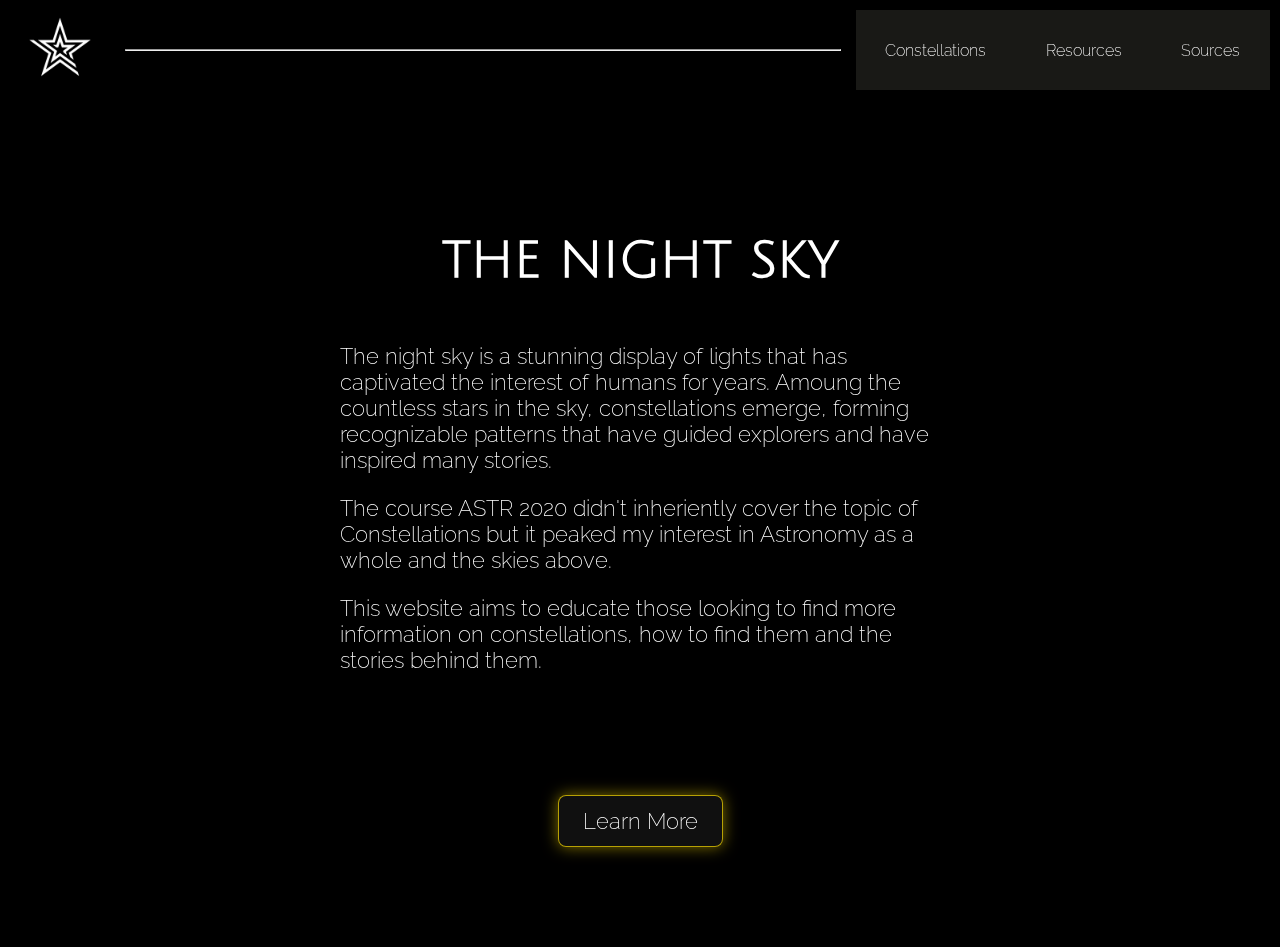
<file: index.html>
<!DOCTYPE html>
<html lang="en">
<head>
    <meta charset="UTF-8">
    <meta name="viewport" content="width=device-width, initial-scale=1.0">
    <link rel="stylesheet" href="css/style.css">
    <link rel="preconnect" href="https://fonts.googleapis.com">
    <link rel="preconnect" href="https://fonts.gstatic.com" crossorigin>
    <link href="https://fonts.googleapis.com/css2?family=Julius+Sans+One&display=swap" rel="stylesheet">
    <link href="https://fonts.googleapis.com/css2?family=Raleway:ital,wght@0,100..900;1,100..900&display=swap" rel="stylesheet">
    <title>Constellations</title>
</head>
<body class="full-page">
    <div class="stars"></div>
    <div class="twinkling"></div>
    <header class="primary-nav">
        <div class="header-left">
            <a href="index.html"><img src="images/logo.png" width="100" height="100" alt="starlogo"></img></a>
        </div>
        <hr>
        <nav>
            <ul>
                <li><a href="constellations.html">Constellations</a></li>
                <li><a href="resources.html">Resources</a></li>
                <li><a href="sources.html">Sources</a></li>
            </ul>
        </nav>
    </header>

    <section>
        <h1 class="large-text bold">THE NIGHT SKY</h1>
        <div class="subpara">
            <p class="medium-text">The night sky is a stunning display of lights that has captivated the interest of humans for years. Amoung the countless stars in the sky, constellations emerge, forming recognizable patterns that have guided explorers and have inspired many stories.</p>
            <p class="medium-text">The course ASTR 2020 didn't inheriently cover the topic of Constellations but it peaked my interest in Astronomy as a whole and the skies above.</p>
            <p class="medium-text">This website aims to educate those looking to find more information on constellations, how to find them and the stories behind them.</p>
        </div>
        <a href="constellations.html"><button class="space-button medium-text">Learn More</button></a>
        
    </section>


</body>
</html>
</file>
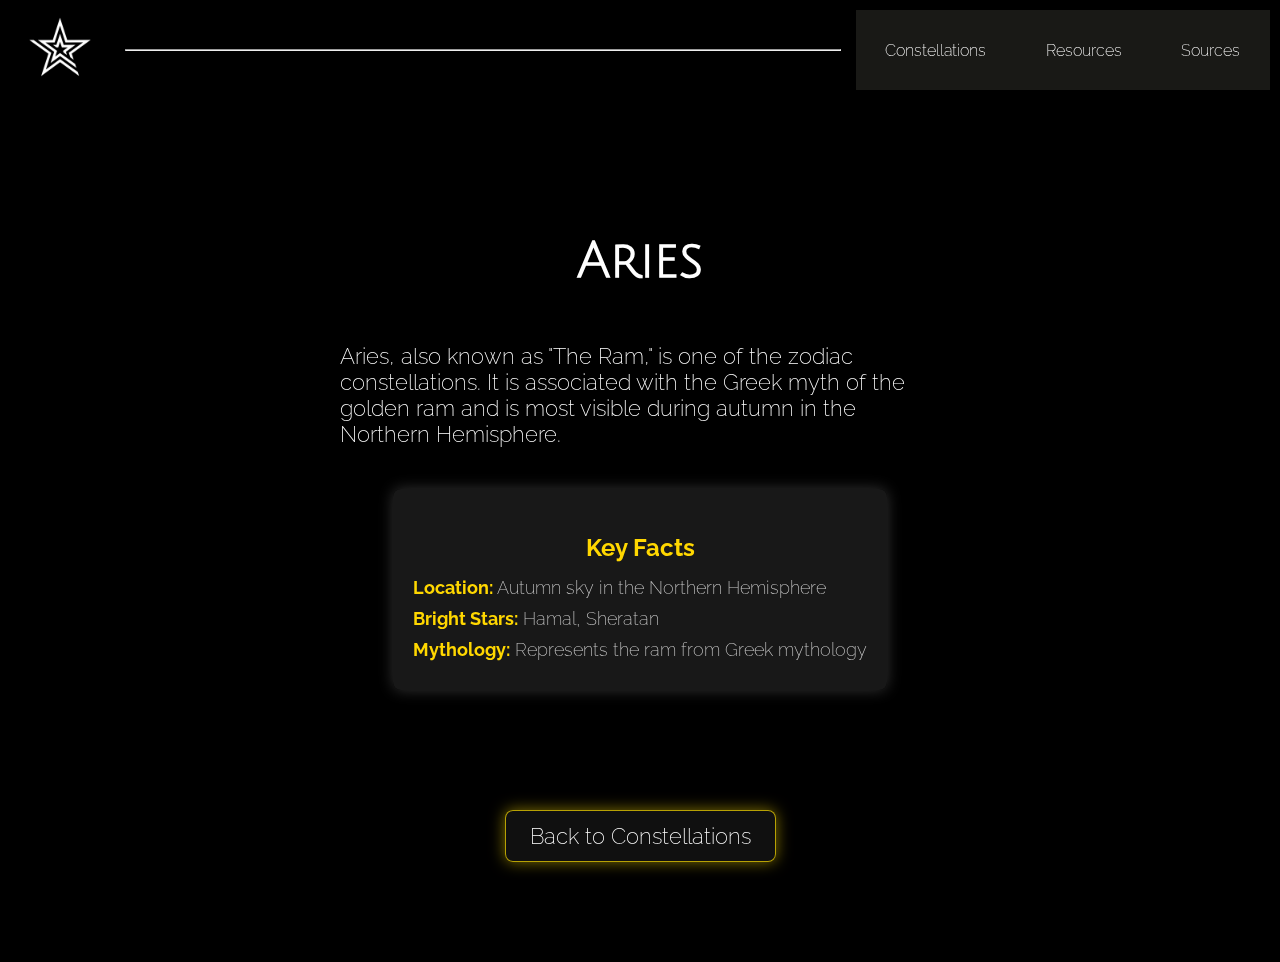
<file: aries.html>
<!DOCTYPE html>
<html lang="en">
<head>
    <meta charset="UTF-8">
    <meta name="viewport" content="width=device-width, initial-scale=1.0">
    <title>Aries - Constellation Guide</title>
    <link rel="stylesheet" href="css/style.css">
    <link rel="preconnect" href="https://fonts.googleapis.com">
    <link rel="preconnect" href="https://fonts.gstatic.com" crossorigin>
    <link href="https://fonts.googleapis.com/css2?family=Julius+Sans+One&display=swap" rel="stylesheet">
    <link href="https://fonts.googleapis.com/css2?family=Raleway:ital,wght@0,100..900;1,100..900&display=swap" rel="stylesheet">
</head>
<body class="full-page">
    <div class="stars"></div>
    <div class="twinkling"></div>

    <header class="primary-nav">
        <div class="header-left">
            <a href="index.html"><img src="images/logo.png" width="100" height="100" alt="starlogo"></a>
        </div>
        <hr>
        <nav>
            <ul>
                <li><a href="constellations.html">Constellations</a></li>
                <li><a href="resources.html">Resources</a></li>
                <li><a href="sources.html">Sources</a></li>
            </ul>
        </nav>
    </header>

    <main>
        <section>
            <h1 class="large-text bold">Aries</h1>
            
            <div class="subpara">
                <p class="medium-text">Aries, also known as "The Ram," is one of the zodiac constellations. It is associated with the Greek myth of the golden ram and is most visible during autumn in the Northern Hemisphere.</p>
            </div>
            <div class="constellation-details">
                <p class="medium-text">Key Facts</p>
                <ul>
                    <li><strong class="bold">Location:</strong> Autumn sky in the Northern Hemisphere</li>
                    <li><strong class="bold">Bright Stars:</strong> Hamal, Sheratan</li>
                    <li><strong class="bold">Mythology:</strong> Represents the ram from Greek mythology</li>
                </ul>
            </div>
            <a href="constellations.html"><button class="space-button medium-text">Back to Constellations</button></a>
        </section>
    </main>
</body>
</html>
</file>
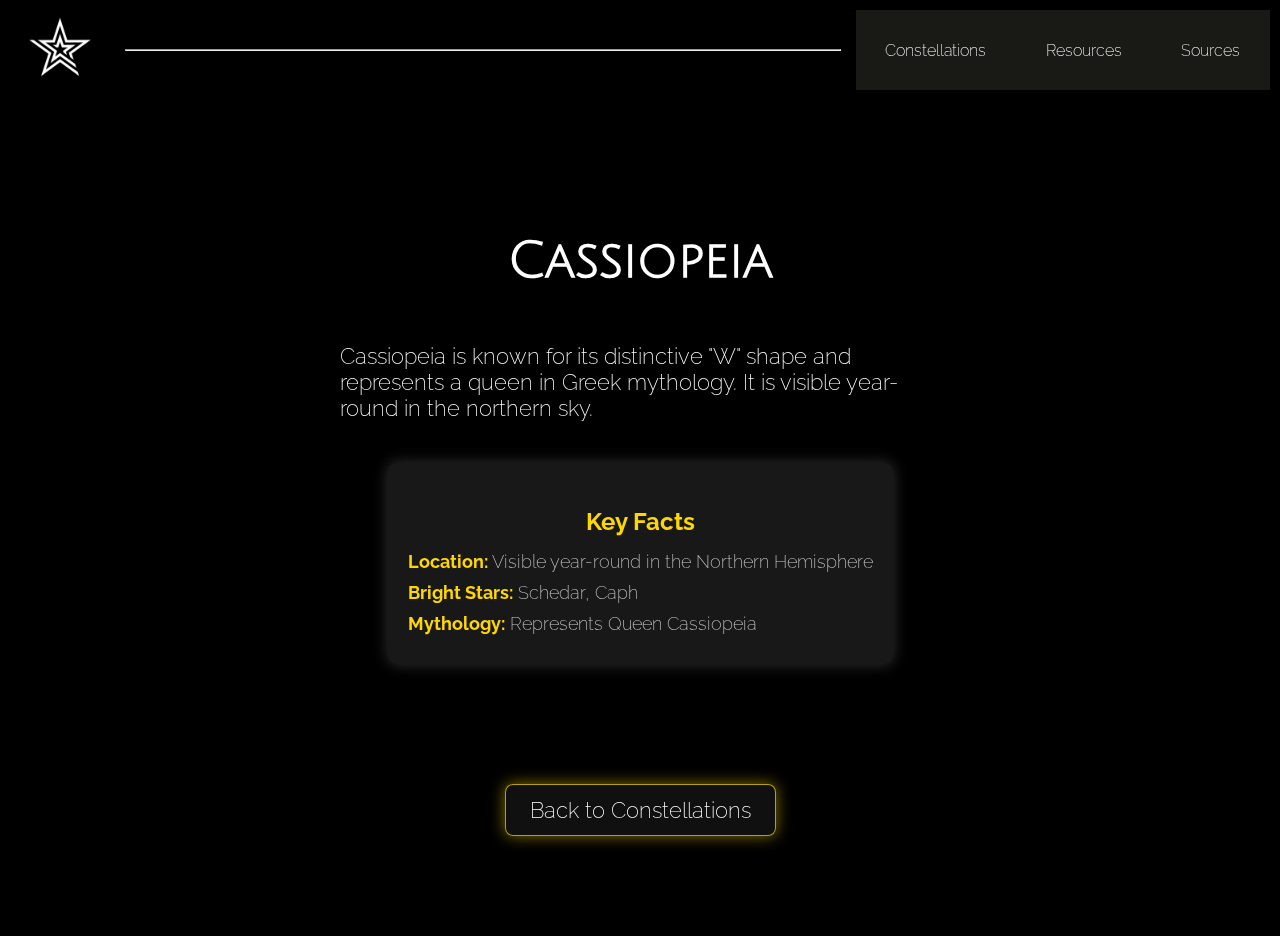
<file: cassiopeia.html>
<!DOCTYPE html>
<html lang="en">
<head>
    <meta charset="UTF-8">
    <meta name="viewport" content="width=device-width, initial-scale=1.0">
    <title>Cassiopeia - Constellation Guide</title>
    <link rel="stylesheet" href="css/style.css">
    <link rel="preconnect" href="https://fonts.googleapis.com">
    <link rel="preconnect" href="https://fonts.gstatic.com" crossorigin>
    <link href="https://fonts.googleapis.com/css2?family=Julius+Sans+One&display=swap" rel="stylesheet">
    <link href="https://fonts.googleapis.com/css2?family=Raleway:ital,wght@0,100..900;1,100..900&display=swap" rel="stylesheet">
</head>
<body class="full-page">
    <div class="stars"></div>
    <div class="twinkling"></div>

    <header class="primary-nav">
        <div class="header-left">
            <a href="index.html"><img src="images/logo.png" width="100" height="100" alt="starlogo"></a>
        </div>
        <hr>
        <nav>
            <ul>
                <li><a href="constellations.html">Constellations</a></li>
                <li><a href="resources.html">Resources</a></li>
                <li><a href="sources.html">Sources</a></li>
            </ul>
        </nav>
    </header>

    <main>
        <section>
            <h1 class="large-text bold">Cassiopeia</h1>
            
            <div class="subpara">
                <p class="medium-text">Cassiopeia is known for its distinctive "W" shape and represents a queen in Greek mythology. It is visible year-round in the northern sky.</p>
            </div>
            <div class="constellation-details">
                <p class="medium-text">Key Facts</p>
                <ul>
                    <li><strong class="bold">Location:</strong> Visible year-round in the Northern Hemisphere</li>
                    <li><strong class="bold">Bright Stars:</strong> Schedar, Caph</li>
                    <li><strong class="bold">Mythology:</strong> Represents Queen Cassiopeia</li>
                </ul>
            </div>
            <a href="constellations.html"><button class="space-button medium-text">Back to Constellations</button></a>
        </section>
    </main>
</body>
</html>
</file>
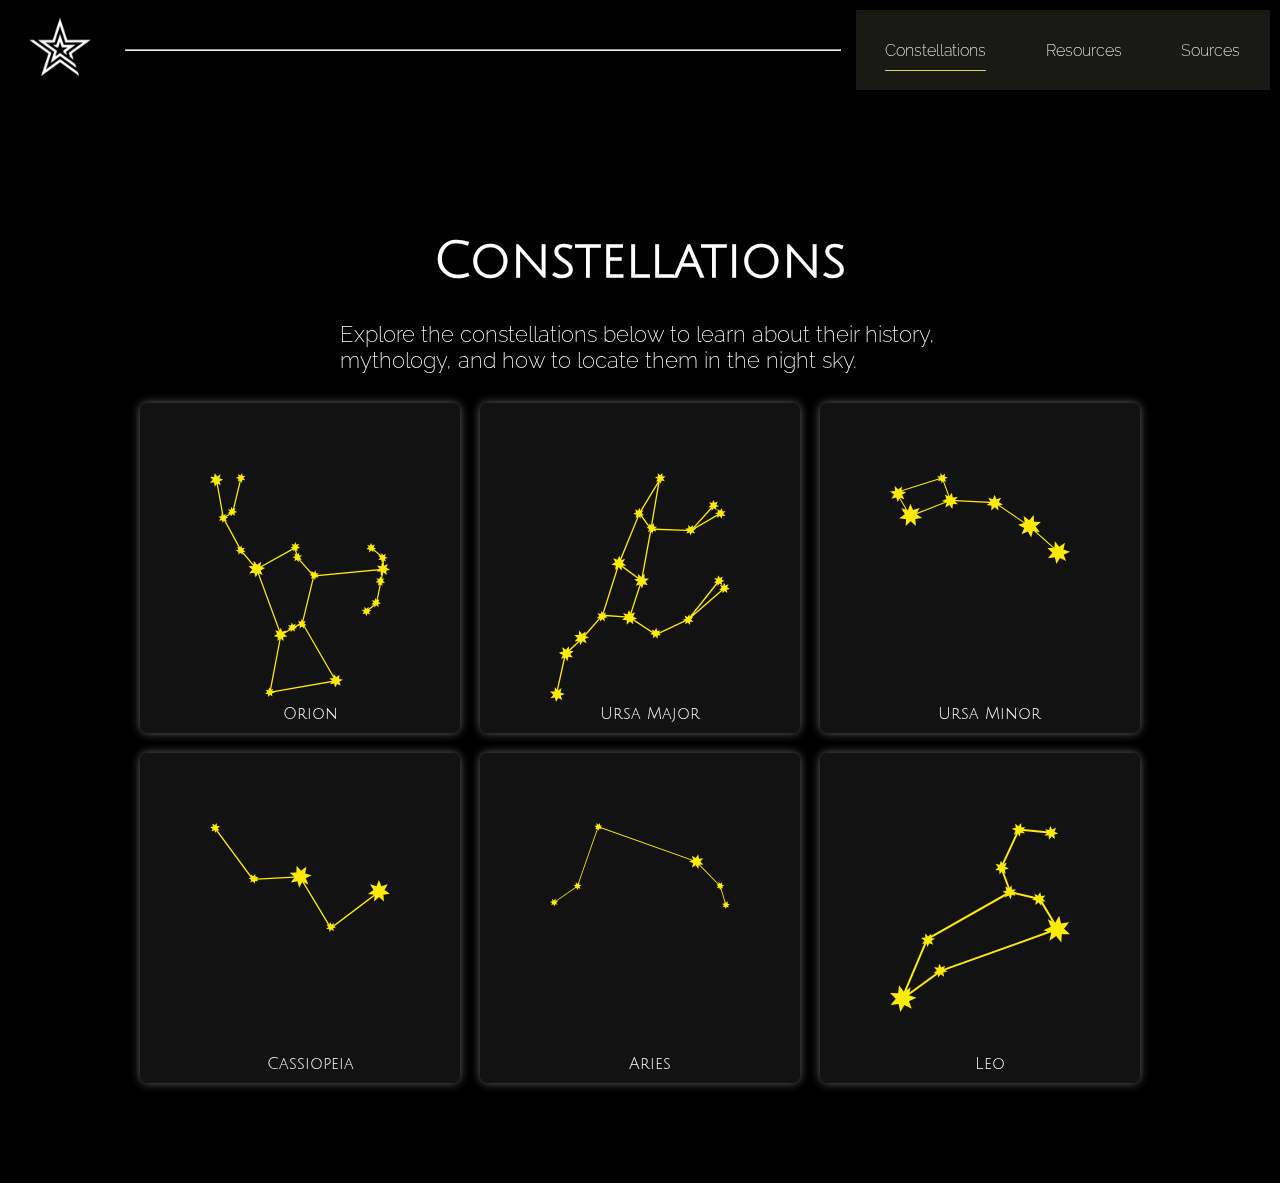
<file: constellations.html>
<!DOCTYPE html>
<html lang="en">
<head>
    <meta charset="UTF-8">
    <meta name="viewport" content="width=device-width, initial-scale=1.0">
    <link rel="stylesheet" href="css/style.css">
    <link rel="preconnect" href="https://fonts.googleapis.com">
    <link rel="preconnect" href="https://fonts.gstatic.com" crossorigin>
    <link href="https://fonts.googleapis.com/css2?family=Julius+Sans+One&display=swap" rel="stylesheet">
    <link href="https://fonts.googleapis.com/css2?family=Raleway:ital,wght@0,100..900;1,100..900&display=swap" rel="stylesheet">
    <title>Constellations</title>
</head>
<body class="full-page">
    <div class="stars"></div>
    <div class="twinkling"></div>
    <header class="primary-nav">
        <div class="header-left">
            <a href="index.html"><img src="images/logo.png" width="100" height="100" alt="starlogo"></img></a>
        </div>
        <hr>
        <nav>
            <ul>
                <li><a class= "active" href="constellations.html">Constellations</a></li>
                <li><a href="resources.html">Resources</a></li>
                <li><a href="sources.html">Sources</a></li>
            </ul>
        </nav>
    </header>

    <section>
        <h1 class="large-text bold">Constellations</h1>
        <p class="medium-text subpara">Explore the constellations below to learn about their history, mythology, and how to locate them in the night sky.</p>
        <div class="constellation-grid">
            <a href="orion.html" class="constellation-card">
                <img src="images/constellations/ORION.svg" class="svg-yellow" alt="Orion"/>
                <h2 class="small-text">Orion</h2>
            </a>
            <a href="ursa-major.html" class="constellation-card">
                <img src="images/constellations/URSA MAJOR.svg" class="svg-yellow" alt="Ursa Major"/>
                <h2 class="small-text">Ursa Major</h2>
            </a>
            <a href="ursa-minor.html" class="constellation-card">
                <img src="images/constellations/URSA MINOR.svg" class="svg-yellow" alt="Ursa Minor"/>
                <h2 class="small-text">Ursa Minor</h2>
            </a>
            <a href="cassiopeia.html" class="constellation-card">
                <img src="images/constellations/CASSIOPEIA.svg" class="svg-yellow" alt="Cassiopeia "/>
                <h2 class="small-text">Cassiopeia </h2>
            </a>
            <a href="aries.html" class="constellation-card">
                <img src="images/constellations/ARIES.svg" class="svg-yellow" alt="Aries"/>
                <h2 class="small-text">Aries</h2>
            </a>
            <a href="leo.html" class="constellation-card">
                <img src="images/constellations/LEO.svg" class="svg-yellow" alt="Leo"/>
                <h2 class="small-text">Leo</h2>
            </a>
        </div>
    </section>


</body>
</html>
</file>
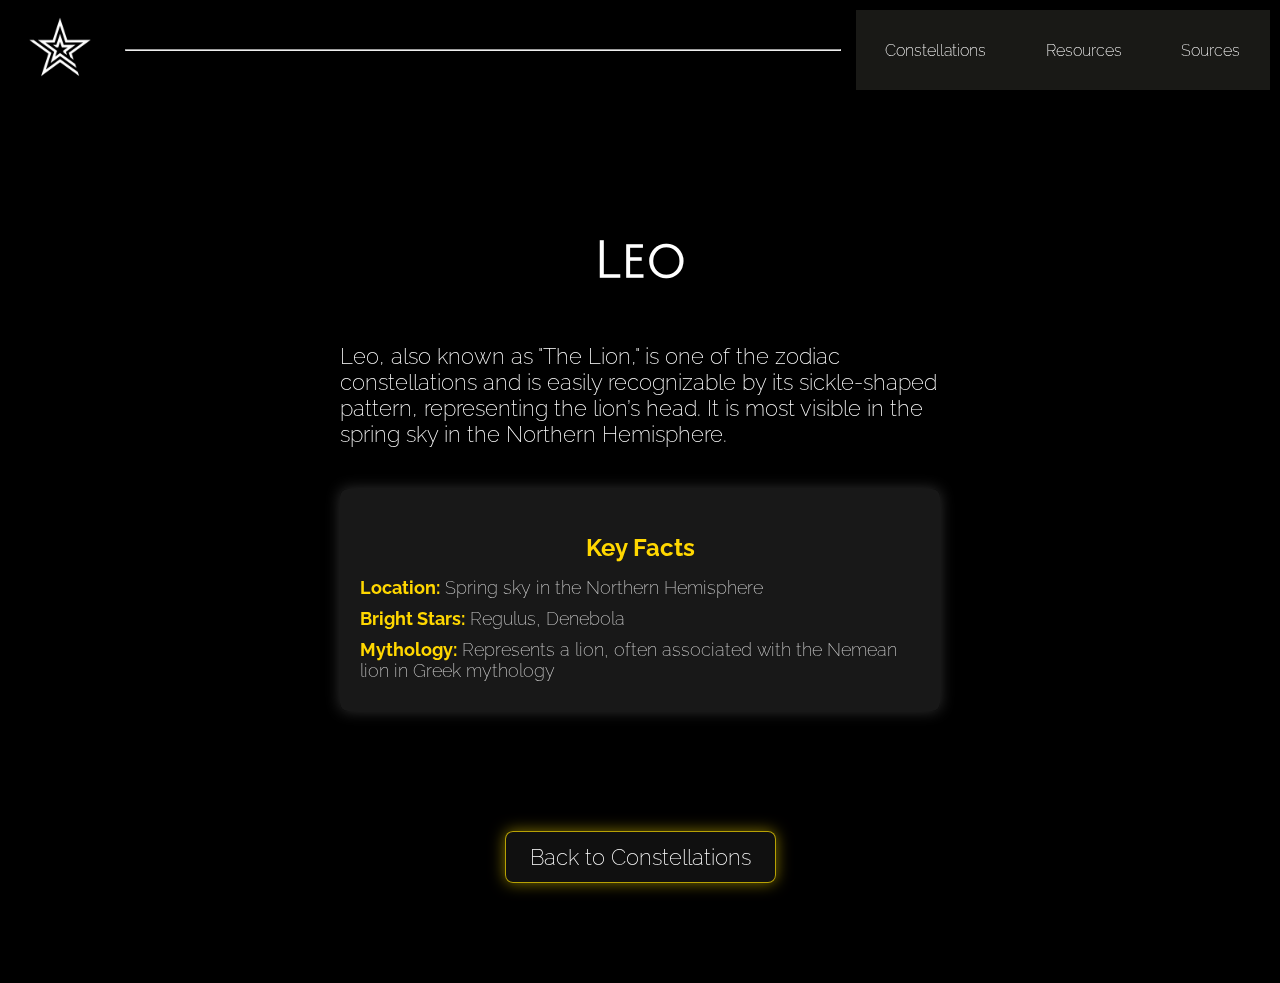
<file: leo.html>
<!DOCTYPE html>
<html lang="en">
<head>
    <meta charset="UTF-8">
    <meta name="viewport" content="width=device-width, initial-scale=1.0">
    <title>Leo - Constellation Guide</title>
    <link rel="stylesheet" href="css/style.css">
    <link rel="preconnect" href="https://fonts.googleapis.com">
    <link rel="preconnect" href="https://fonts.gstatic.com" crossorigin>
    <link href="https://fonts.googleapis.com/css2?family=Julius+Sans+One&display=swap" rel="stylesheet">
    <link href="https://fonts.googleapis.com/css2?family=Raleway:ital,wght@0,100..900;1,100..900&display=swap" rel="stylesheet">
</head>
<body class="full-page">
    <div class="stars"></div>
    <div class="twinkling"></div>

    <header class="primary-nav">
        <div class="header-left">
            <a href="index.html"><img src="images/logo.png" width="100" height="100" alt="starlogo"></a>
        </div>
        <hr>
        <nav>
            <ul>
                <li><a href="constellations.html">Constellations</a></li>
                <li><a href="resources.html">Resources</a></li>
                <li><a href="sources.html">Sources</a></li>
            </ul>
        </nav>
    </header>

    <main>
        <section>
            <h1 class="large-text bold">Leo</h1>
            
            <div class="subpara">
                <p class="medium-text">Leo, also known as "The Lion," is one of the zodiac constellations and is easily recognizable by its sickle-shaped pattern, representing the lion’s head. It is most visible in the spring sky in the Northern Hemisphere.</p>
            </div>
            <div class="constellation-details">
                <p class="medium-text">Key Facts</p>
                <ul>
                    <li><strong class="bold">Location:</strong> Spring sky in the Northern Hemisphere</li>
                    <li><strong class="bold">Bright Stars:</strong> Regulus, Denebola</li>
                    <li><strong class="bold">Mythology:</strong> Represents a lion, often associated with the Nemean lion in Greek mythology</li>
                </ul>
            </div>
            <a href="constellations.html"><button class="space-button medium-text">Back to Constellations</button></a>
        </section>
    </main>
</body>
</html>
</file>
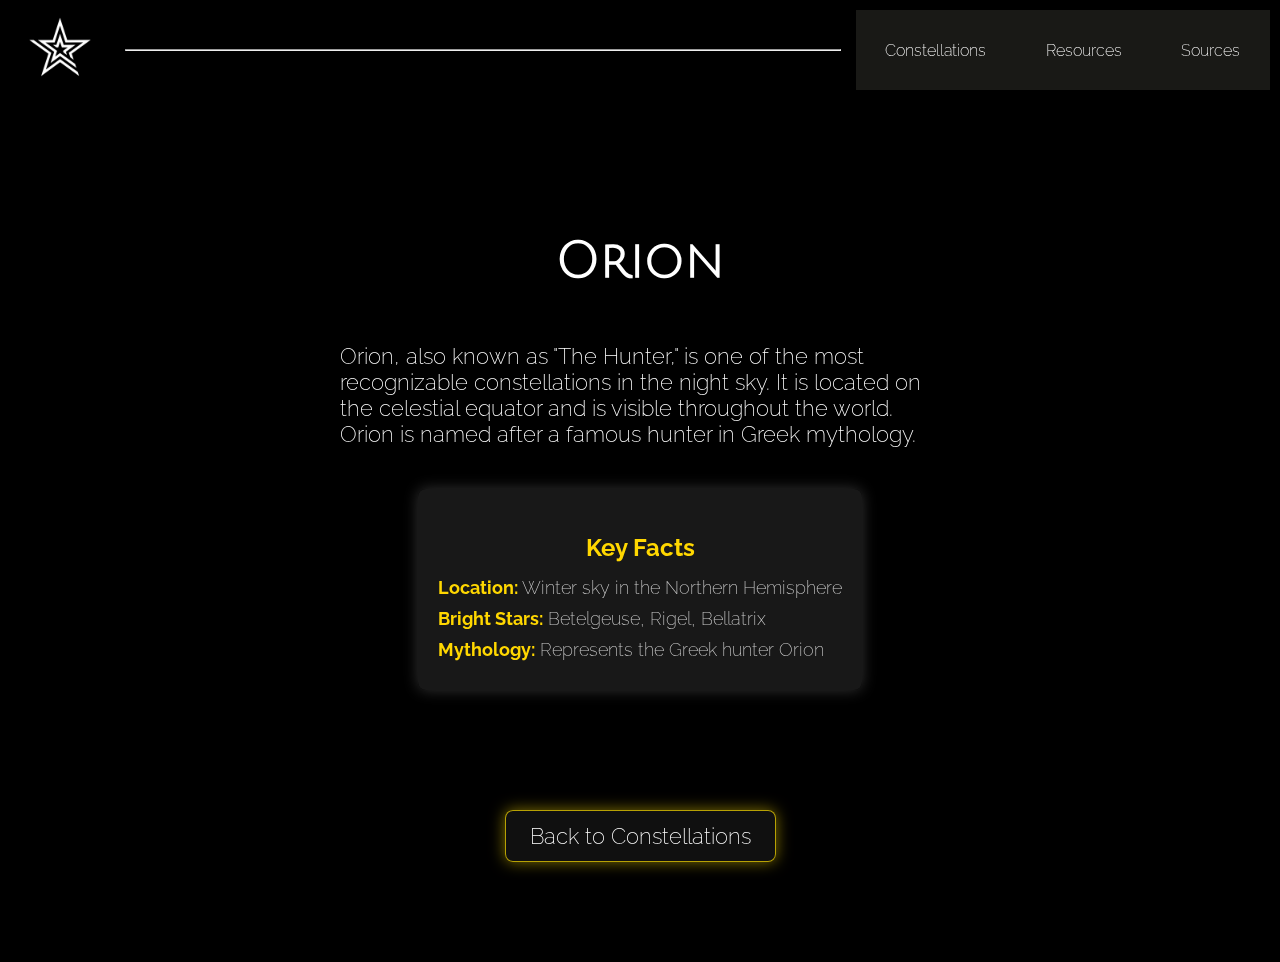
<file: orion.html>
<!DOCTYPE html>
<html lang="en">
<head>
    <meta charset="UTF-8">
    <meta name="viewport" content="width=device-width, initial-scale=1.0">
    <title>Orion - Constellation Guide</title>
    <link rel="stylesheet" href="css/style.css">
    <link rel="preconnect" href="https://fonts.googleapis.com">
    <link rel="preconnect" href="https://fonts.gstatic.com" crossorigin>
    <link href="https://fonts.googleapis.com/css2?family=Julius+Sans+One&display=swap" rel="stylesheet">
    <link href="https://fonts.googleapis.com/css2?family=Raleway:ital,wght@0,100..900;1,100..900&display=swap" rel="stylesheet">
</head>
<body class="full-page">
    <div class="stars"></div>
    <div class="twinkling"></div>

    <header class="primary-nav">
        <div class="header-left">
            <a href="index.html"><img src="images/logo.png" width="100" height="100" alt="starlogo"></a>
        </div>
        <hr>
        <nav>
            <ul>
                <li><a href="constellations.html">Constellations</a></li>
                <li><a href="resources.html">Resources</a></li>
                <li><a href="sources.html">Sources</a></li>
            </ul>
        </nav>
    </header>

    <main>
        <section>
            <h1 class="large-text bold">Orion</h1>
            
            <div class="subpara">
                <p class="medium-text">Orion, also known as "The Hunter," is one of the most recognizable constellations in the night sky. It is located on the celestial equator and is visible throughout the world. Orion is named after a famous hunter in Greek mythology.</p>
            </div>
            <div class="constellation-details">
                <p class="medium-text">Key Facts</p>
                <ul>
                    <li><strong class="bold">Location:</strong> Winter sky in the Northern Hemisphere</li>
                    <li><strong class="bold">Bright Stars:</strong> Betelgeuse, Rigel, Bellatrix</li>
                    <li><strong class="bold">Mythology:</strong> Represents the Greek hunter Orion</li>
                </ul>
            </div>
            <a href="constellations.html"><button class="space-button medium-text">Back to Constellations</button></a>
        </section>
    </main>
</body>
</html>
</file>
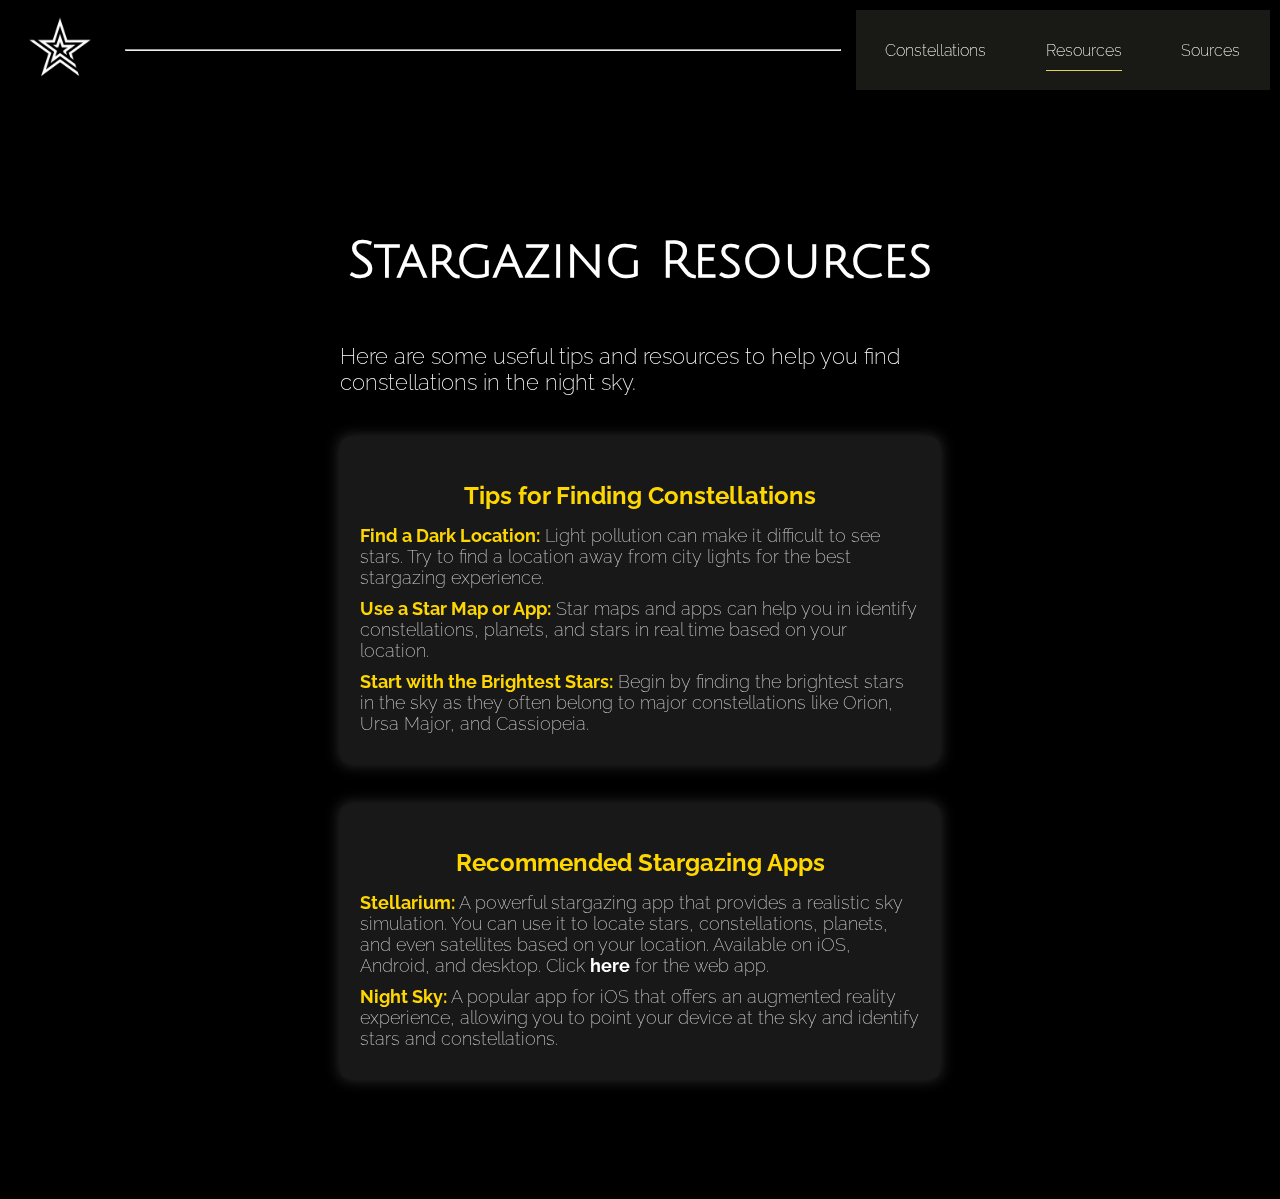
<file: resources.html>
<!DOCTYPE html>
<html lang="en">
<head>
    <meta charset="UTF-8">
    <meta name="viewport" content="width=device-width, initial-scale=1.0">
    <title>Resources - Constellation Guide</title>
    <link rel="stylesheet" href="css/style.css">
    <link rel="preconnect" href="https://fonts.googleapis.com">
    <link rel="preconnect" href="https://fonts.gstatic.com" crossorigin>
    <link href="https://fonts.googleapis.com/css2?family=Julius+Sans+One&display=swap" rel="stylesheet">
    <link href="https://fonts.googleapis.com/css2?family=Raleway:ital,wght@0,100..900;1,100..900&display=swap" rel="stylesheet">
</head>
<body class="full-page">
    <div class="stars"></div>
    <div class="twinkling"></div>

    <header class="primary-nav">
        <div class="header-left">
            <a href="index.html"><img src="images/logo.png" width="100" height="100" alt="starlogo"></a>
        </div>
        <hr>
        <nav>
            <ul>
                <li><a href="constellations.html">Constellations</a></li>
                <li><a class="active" href="resources.html">Resources</a></li>
                <li><a href="sources.html">Sources</a></li>
            </ul>
        </nav>
    </header>

    <main>
        <section>
            <h1 class="large-text bold">Stargazing Resources</h1>

            <div class="subpara">
                <p class="medium-text">Here are some useful tips and resources to help you find constellations in the night sky.</p>
            </div>

            <div class="constellation-details">
                <p class="medium-text">Tips for Finding Constellations</p>
                <ul>
                    <li><strong class="bold">Find a Dark Location:</strong> Light pollution can make it difficult to see stars. Try to find a location away from city lights for the best stargazing experience.</li>
                    <li><strong class="bold">Use a Star Map or App:</strong> Star maps and apps can help you in identify constellations, planets, and stars in real time based on your location.</li>
                    <li><strong class="bold">Start with the Brightest Stars:</strong> Begin by finding the brightest stars in the sky as they often belong to major constellations like Orion, Ursa Major, and Cassiopeia.</li>
                </ul>
            </div>

            <div class="constellation-details">
                <p class="medium-text">Recommended Stargazing Apps</p>
                <ul>
                    <li><strong class="bold">Stellarium:</strong> A powerful stargazing app that provides a realistic sky simulation. You can use it to locate stars, constellations, planets, and even satellites based on your location. Available on iOS, Android, and desktop. Click <a class="bold" href="https://stellarium-web.org/">here</a> for the web app.</li>
                    <li><strong class="bold">Night Sky:</strong> A popular app for iOS that offers an augmented reality experience, allowing you to point your device at the sky and identify stars and constellations.</li>
                </ul>
            </div>
        </section>
    </main>
</body>
</html>
</file>
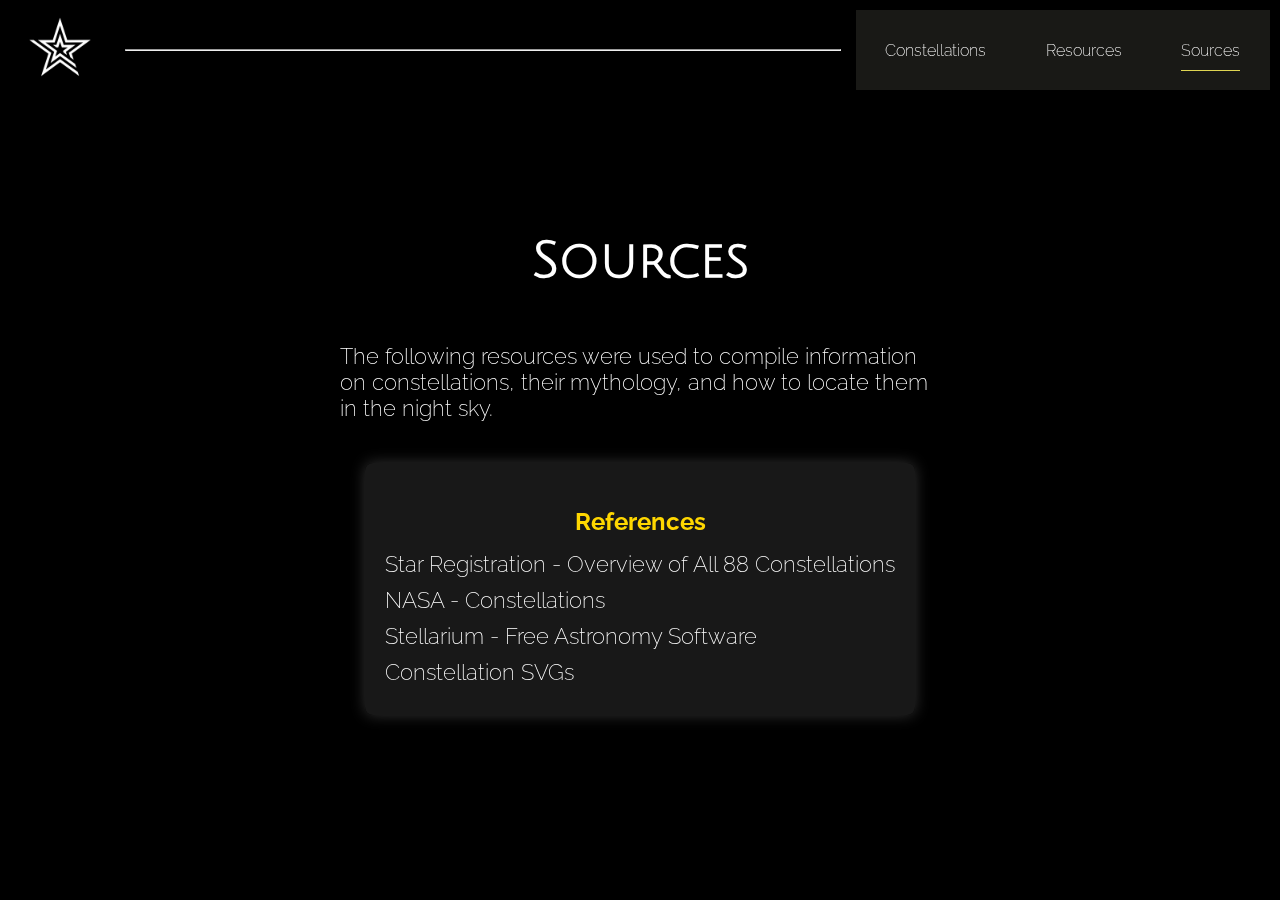
<file: sources.html>
<!DOCTYPE html>
<html lang="en">
<head>
    <meta charset="UTF-8">
    <meta name="viewport" content="width=device-width, initial-scale=1.0">
    <title>Sources - Constellation Guide</title>
    <link rel="stylesheet" href="css/style.css">
    <link rel="preconnect" href="https://fonts.googleapis.com">
    <link rel="preconnect" href="https://fonts.gstatic.com" crossorigin>
    <link href="https://fonts.googleapis.com/css2?family=Julius+Sans+One&display=swap" rel="stylesheet">
    <link href="https://fonts.googleapis.com/css2?family=Raleway:ital,wght@0,100..900;1,100..900&display=swap" rel="stylesheet">
</head>
<body class="full-page">
    <div class="stars"></div>
    <div class="twinkling"></div>

    <header class="primary-nav">
        <div class="header-left">
            <a href="index.html"><img src="images/logo.png" width="100" height="100" alt="starlogo"></a>
        </div>
        <hr>
        <nav>
            <ul>
                <li><a href="constellations.html">Constellations</a></li>
                <li><a href="resources.html">Resources</a></li>
                <li><a class="active" href="sources.html">Sources</a></li>
            </ul>
        </nav>
    </header>

    <main>
        <section>
            <h1 class="large-text bold">Sources</h1>
            
            <div class="subpara">
                <p class="medium-text">The following resources were used to compile information on constellations, their mythology, and how to locate them in the night sky.</p>
            </div>

            <div class="constellation-details">
                <p class="medium-text">References</p>
                <ul>
                    <li><a href="https://www.star-registration.com/en-ca/blogs/constellations-and-zodiac-signs/an-overview-of-all-88-constellations?utm_source=google&utm_medium=paid&utm_campaign=19840844527&utm_content=&utm_term=&gadid=&gad_source=1&gclid=CjwKCAiAxKy5BhBbEiwAYiW--3w5HpN7Bx_lzbNt0bUHHDRD0Dm5_tAckuJG4ON9-otHBvpO6p9AYxoCqjIQAvD_BwE" target="_blank" class="medium-text">Star Registration - Overview of All 88 Constellations</a></li>
                    <li><a href="https://science.nasa.gov/universe/discovering-the-universe-through-the-constellation-orion/" target="_blank" class="medium-text">NASA - Constellations</a></li>
                    <li><a href="https://stellarium.org/" target="_blank" class="medium-text">Stellarium - Free Astronomy Software</a></li>
                    <li><a href="https://www.etsy.com/ca/listing/1646041637/88-constellations-svg-png-mega-bundle?ga_order=most_relevant&ga_search_type=all&ga_view_type=gallery&ga_search_query=constellation+svg&ref=sr_gallery-1-1&pro=1&dd=1&content_source=bb267ce8a7819d7a5474430bac89c1964718c5fc%253A1646041637&organic_search_click=1" target="_blank" class="medium-text">Constellation SVGs</a></li>
                </ul>
            </div>
        </section>
    </main>
</body>
</html>
</file>
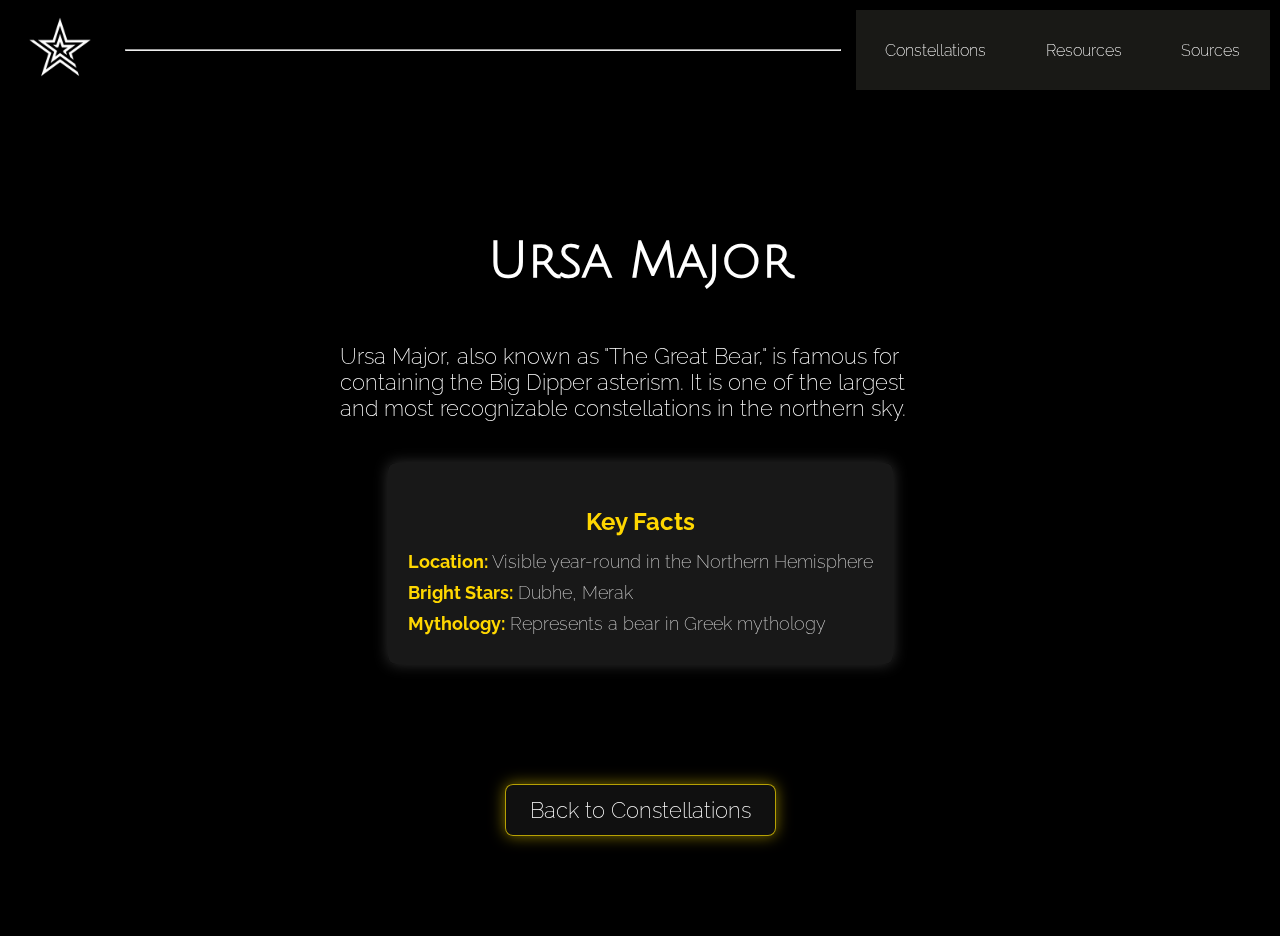
<file: ursa-major.html>
<!DOCTYPE html>
<html lang="en">
<head>
    <meta charset="UTF-8">
    <meta name="viewport" content="width=device-width, initial-scale=1.0">
    <title>Ursa Major - Constellation Guide</title>
    <link rel="stylesheet" href="css/style.css">
    <link rel="preconnect" href="https://fonts.googleapis.com">
    <link rel="preconnect" href="https://fonts.gstatic.com" crossorigin>
    <link href="https://fonts.googleapis.com/css2?family=Julius+Sans+One&display=swap" rel="stylesheet">
    <link href="https://fonts.googleapis.com/css2?family=Raleway:ital,wght@0,100..900;1,100..900&display=swap" rel="stylesheet">
</head>
<body class="full-page">
    <div class="stars"></div>
    <div class="twinkling"></div>

    <header class="primary-nav">
        <div class="header-left">
            <a href="index.html"><img src="images/logo.png" width="100" height="100" alt="starlogo"></a>
        </div>
        <hr>
        <nav>
            <ul>
                <li><a href="constellations.html">Constellations</a></li>
                <li><a href="resources.html">Resources</a></li>
                <li><a href="sources.html">Sources</a></li>
            </ul>
        </nav>
    </header>

    <main>
        <section>
            <h1 class="large-text bold">Ursa Major</h1>
            
            <div class="subpara">
                <p class="medium-text">Ursa Major, also known as "The Great Bear," is famous for containing the Big Dipper asterism. It is one of the largest and most recognizable constellations in the northern sky.</p>
            </div>
            <div class="constellation-details">
                <p class="medium-text">Key Facts</p>
                <ul>
                    <li><strong class="bold">Location:</strong> Visible year-round in the Northern Hemisphere</li>
                    <li><strong class="bold">Bright Stars:</strong> Dubhe, Merak</li>
                    <li><strong class="bold">Mythology:</strong> Represents a bear in Greek mythology</li>
                </ul>
            </div>
            <a href="constellations.html"><button class="space-button medium-text">Back to Constellations</button></a>
        </section>
    </main>
</body>
</html>
</file>
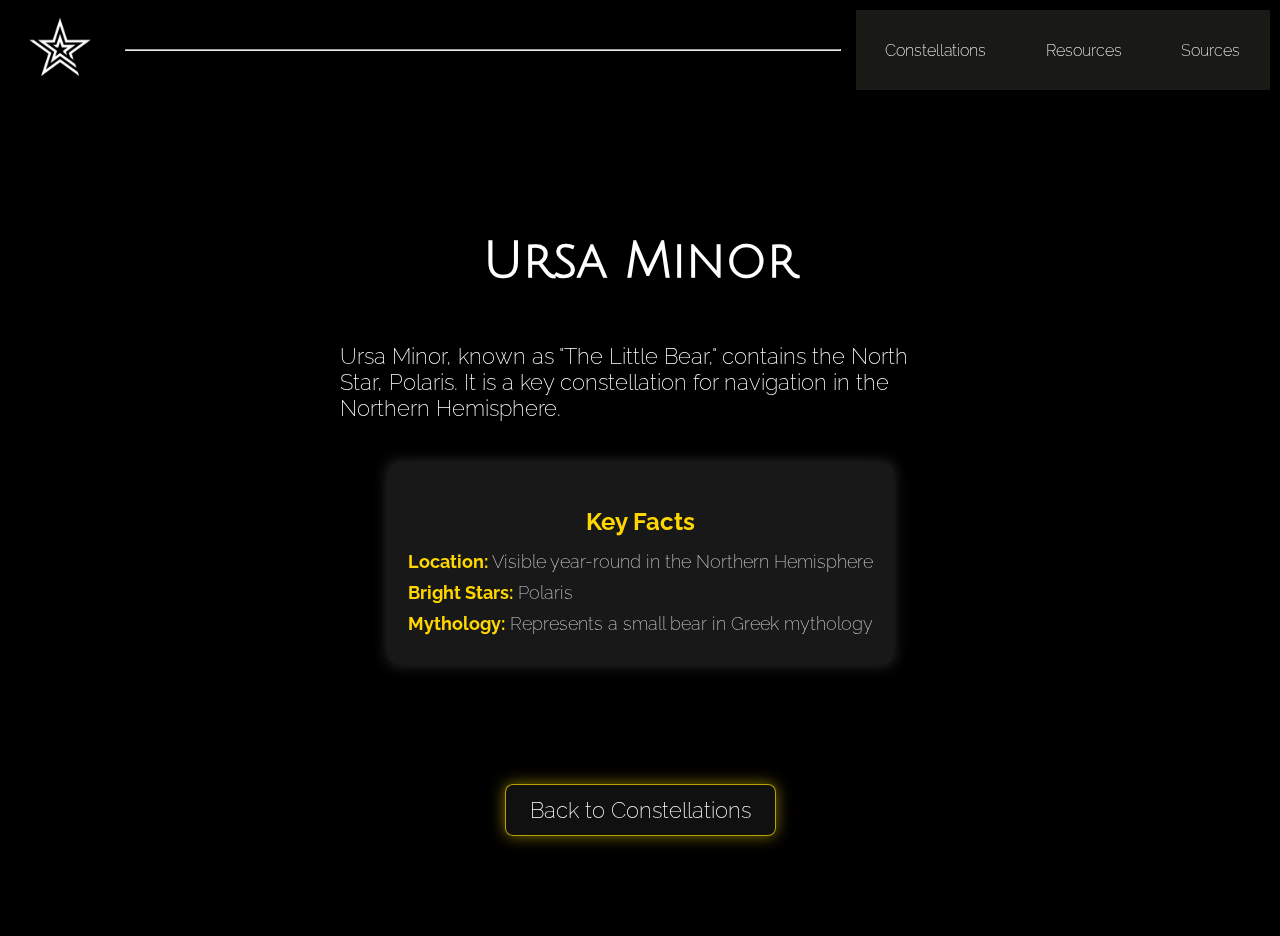
<file: ursa-minor.html>
<!DOCTYPE html>
<html lang="en">
<head>
    <meta charset="UTF-8">
    <meta name="viewport" content="width=device-width, initial-scale=1.0">
    <title>Ursa Minor - Constellation Guide</title>
    <link rel="stylesheet" href="css/style.css">
    <link rel="preconnect" href="https://fonts.googleapis.com">
    <link rel="preconnect" href="https://fonts.gstatic.com" crossorigin>
    <link href="https://fonts.googleapis.com/css2?family=Julius+Sans+One&display=swap" rel="stylesheet">
    <link href="https://fonts.googleapis.com/css2?family=Raleway:ital,wght@0,100..900;1,100..900&display=swap" rel="stylesheet">
</head>
<body class="full-page">
    <div class="stars"></div>
    <div class="twinkling"></div>

    <header class="primary-nav">
        <div class="header-left">
            <a href="index.html"><img src="images/logo.png" width="100" height="100" alt="starlogo"></a>
        </div>
        <hr>
        <nav>
            <ul>
                <li><a href="constellations.html">Constellations</a></li>
                <li><a href="resources.html">Resources</a></li>
                <li><a href="sources.html">Sources</a></li>
            </ul>
        </nav>
    </header>

    <main>
        <section>
            <h1 class="large-text bold">Ursa Minor</h1>
            
            <div class="subpara">
                <p class="medium-text">Ursa Minor, known as "The Little Bear," contains the North Star, Polaris. It is a key constellation for navigation in the Northern Hemisphere.</p>
            </div>
            <div class="constellation-details">
                <p class="medium-text">Key Facts</p>
                <ul>
                    <li><strong class="bold">Location:</strong> Visible year-round in the Northern Hemisphere</li>
                    <li><strong class="bold">Bright Stars:</strong> Polaris</li>
                    <li><strong class="bold">Mythology:</strong> Represents a small bear in Greek mythology</li>
                </ul>
            </div>
            <a href="constellations.html"><button class="space-button medium-text">Back to Constellations</button></a>
        </section>
    </main>
</body>
</html>
</file>
<file: css/style.css>
* {
    box-sizing: border-box;
    font-family: "Raleway", sans-serif;
    font-optical-sizing: auto;
    font-weight: 200;
    font-style: normal;
}

body,html {
    min-height: 100vh;
    margin: 0;
    color: white;
}


img {
    max-width: 100%;
    height: auto;
}

a img:hover {
    cursor: pointer;
}

body {
    background-color: black;
}

body.full-page {
    display: flex;
    flex-direction: column;
}

.fullpage section {
    flex: 1;
}

.active {
    border-bottom: 1px solid rgb(223, 213, 82)
}

p {

}

section {
    display: flex;
    flex-direction: column;
    align-items: center;
    padding: 100px 50px;
    text-align: center;
}

.subpara {
    max-width: 600px; /* Limits width for better readability */
    width: 100%; /* Makes it responsive */
    margin: 0 auto; /* Centers the .subpara */
    text-align: left; /* Keeps paragraph text left-aligned */
}

.primary-nav {
    display: flex;
    align-items: center;
    justify-content: space-between;
    padding: 10px;
    height: 100px;
}

a {
    text-decoration: none;
    color: white;
}

a:hover {
    color: yellow
}

nav {
    flex-grow: 1;
    height: 100%;
}

nav ul {
    display: flex;
    justify-content: space-around; /* Spaces out li items evenly */
    align-items: center;
    list-style: none;
    background-color: rgba(245, 245, 220, 0.1); /* Light background color */
    width: 100%; /* Takes full width */
    padding: 10px 0;
    margin: 0; /* Removes default margin */
    height: 100%;
}

nav ul li a {
    color: white;
    padding: 10px 0px; /* Adds padding for clickable area */
    transition: border-bottom 2s;
}

nav ul li a:hover {
    text-decoration: none;
    border-bottom: 1px solid rgb(223, 213, 82);
}

.header-left {
    display: flex;
    align-items: center;
}

.primary-nav hr {
    flex-grow: 4;
    height: 1px;
    margin-left: 15px;
    margin-right: 15px;
    background-color: white;
}

footer {
    padding: 20px 30px;
    background-color: #ccc;
}

h1 {
    font-family: "Julius Sans One", sans-serif;
}

h2 {
    font-family: "Julius Sans One", sans-serif;
}

h3 {
    font-family: "Julius Sans One", sans-serif; 
}

.space-button {
    margin-top: 100px;
    padding: 12px 24px;
    color: #ffffff;
    background-color: rgba(20, 20, 20, 0.8); /* Dark, semi-transparent background */
    border: 1px solid rgba(255, 223, 0, 0.7); /* Soft yellow border for starlight theme */
    border-radius: 8px; /* Rounded edges */
    cursor: pointer;
    position: relative;
    overflow: hidden;
    box-shadow: 0 0 15px rgba(255, 223, 0, 0.5); /* Yellow glow */
    transition: box-shadow 0.3s ease, transform 0.3s ease;
}

/* Add glowing edges on hover */
.space-button:hover {
    box-shadow: 0 0 20px rgba(255, 223, 0, 0.8), 0 0 30px rgba(255, 223, 0, 0.5);
    transform: scale(1.05); /* Slight scaling effect */
}

/* Add a cosmic "shooting star" effect */
.space-button::before {
    content: "";
    position: absolute;
    top: 50%;
    left: -50%;
    width: 300%;
    height: 300%;
    background: radial-gradient(circle, rgba(255, 255, 255, 0.3), transparent 50%);
    transform: translateY(-50%) rotate(45deg);
    opacity: 0;
    transition: transform 0.6s ease, opacity 0.6s ease;
}

.space-button:hover::before {
    transform: translateY(-50%) rotate(45deg) translateX(200%);
    opacity: 1;
}

.space-button:active {
    transform: scale(0.95); /* Slight press effect */
    box-shadow: 0 0 10px rgba(255, 223, 0, 0.8);
}


.bold {
    font-weight: bold;
}

.large-text {
    font-size: 50px;
}

.medium-text {
    font-size: 22px;
}

.small-text {
    font-size: 16px;
}


/* Star Background */

@keyframes move-background {
    from {
          -webkit-transform: translate3d(0px, 0px, 0px);
      }
      to { 
          -webkit-transform: translate3d(1000px, 0px, 0px);
      }
  }
  @-webkit-keyframes move-background {
    from {
          -webkit-transform: translate3d(0px, 0px, 0px);
      }
      to { 
          -webkit-transform: translate3d(1000px, 0px, 0px);
      }
  }
  
  @-moz-keyframes move-background {    
      from {
          -webkit-transform: translate3d(0px, 0px, 0px);
      }
      to { 
          -webkit-transform: translate3d(1000px, 0px, 0px);
      }
  }
  
      @-webkit-keyframes move-background {
      from {
          -webkit-transform: translate3d(0px, 0px, 0px);
      }
      to { 
          -webkit-transform: translate3d(1000px, 0px, 0px);
      }
  }

.stars {
    background: black url(https://s3-us-west-2.amazonaws.com/s.cdpn.io/1231630/stars.png) repeat;
    position: fixed;
       top: 0;
       bottom: 0;
       left: 0;
       right: 0;
       display: block;
         z-index: -2;
}

.twinkling{
	width:10000px;
	height: 100%;
	background: transparent url("https://s3-us-west-2.amazonaws.com/s.cdpn.io/1231630/twinkling.png") repeat;
	background-size: 1000px 1000px;
    position: fixed;
    right: 0;
    top: 0;
    bottom: 0;
    z-index: -1;
    
  -moz-animation:move-background 70s linear infinite;
  -ms-animation:move-background 70s linear infinite;
  -o-animation:move-background 70s linear infinite;
  -webkit-animation:move-background 70s linear infinite;
  animation:move-background 70s linear infinite;
	
}



/* CONSTELLATIONS.HTML */
.constellation-grid {
    display: grid;
    grid-template-columns: repeat(3, 1fr); /* 3 columns */
    gap: 20px;
    margin-top: 30px;
    padding: 0 20px;
}

/* Constellation Card Styling */
.constellation-card {
    background-color: rgba(20, 20, 20, 0.9);
    border-radius: 8px;
    padding: 10px;
    text-align: center;
    color: white;
    text-decoration: none;
    box-shadow: 0 0 10px rgba(202, 202, 202, 0.5);
    transition: transform 0.3s ease, box-shadow 0.3s ease;
    width: 100%; /* Full width of grid cell */
    height: 0;
    padding-bottom: 100%; /* Makes it a square */
    position: relative;
}

.constellation-card:hover {
    transform: translateY(-5px);
    box-shadow: 0 0 20px rgba(255, 255, 255, 0.7);
}

.constellation-card img {
    width: 60%;
    height: auto;
    margin-top: 20%;
    border-radius: 5px;
}

.constellation-card h2 {
    margin: 10px 0 0;
    position: absolute;
    bottom: 10px;
    width: 100%;
}

.svg-yellow {
    filter: invert(80%) sepia(100%) saturate(564%) hue-rotate(4deg) brightness(106%) contrast(103%);
}

/* Constellation Details Section */
.constellation-details {
    background-color: rgba(30, 30, 30, 0.8); /* Dark background for contrast */
    padding: 20px;
    border-radius: 8px;
    max-width: 600px;
    margin: 20px auto; /* Center align and add spacing */
    box-shadow: 0 0 15px rgba(255, 255, 255, 0.2); /* Subtle glow */
    text-align: left;
}

.constellation-details p {
    font-size: 24px;
    font-weight: bold;
    color: #ffd700; /* Yellow color to match constellation theme */
    margin-bottom: 15px;
    text-align: center;
}

.constellation-details ul {
    list-style: none; /* Remove default list style */
    padding: 0;
    margin: 0;
    font-size: 18px;
    color: #ccc; /* Light gray for readability */
}

.constellation-details li {
    margin-bottom: 10px;
}

.constellation-details li strong {
    color: #ffd700; /* Highlight key points in yellow */
}
</file>
